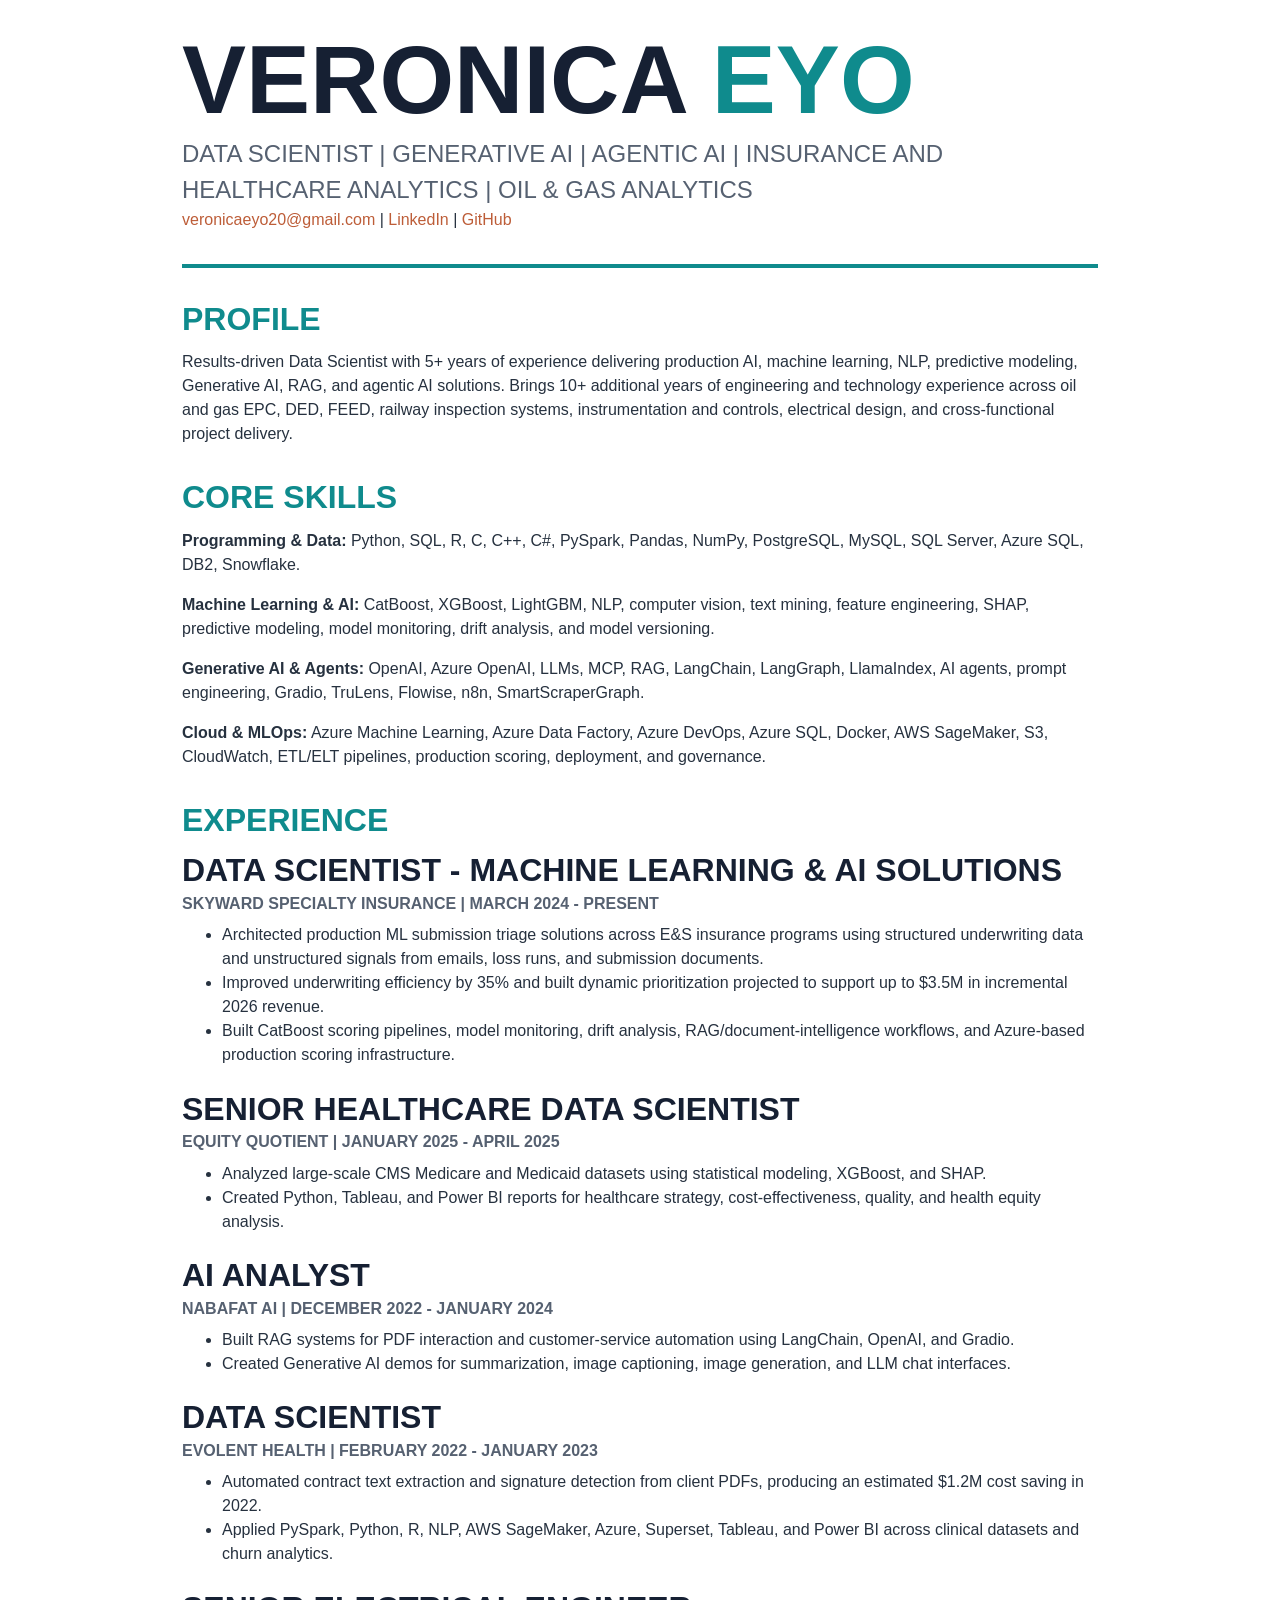
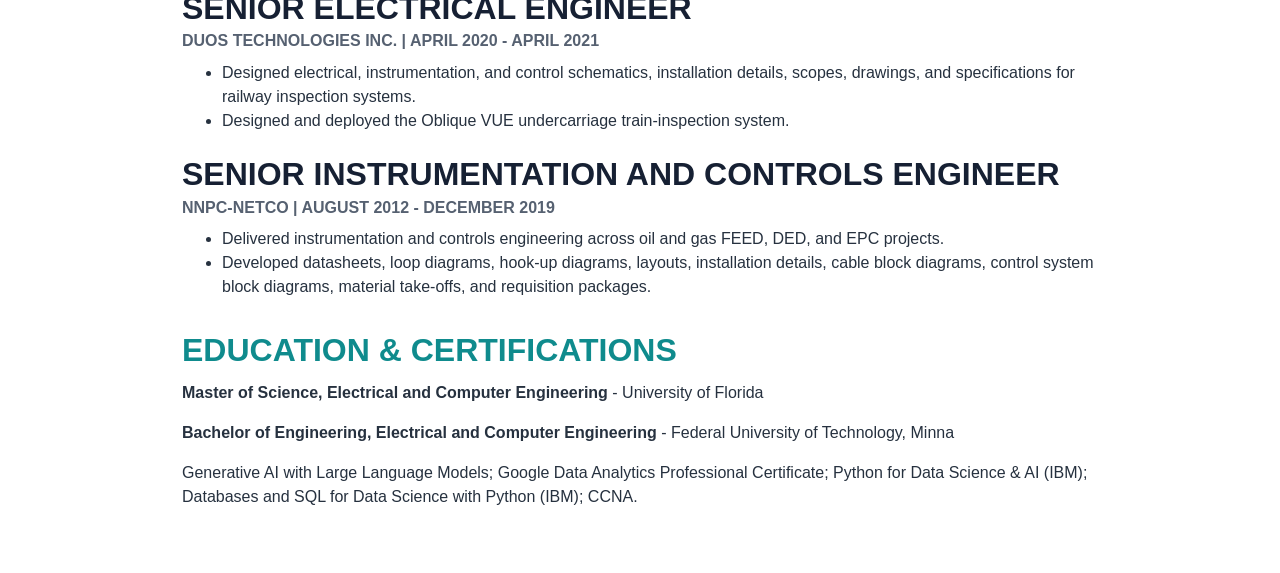
<file: resume.html>
<!DOCTYPE html>
<html lang="en">

<head>
  <meta charset="utf-8" />
  <meta name="viewport" content="width=device-width, initial-scale=1" />
  <meta name="description" content="Veronica Eyo resume - Data Scientist, Generative AI, Agentic AI, and Engineering" />
  <meta name="author" content="Veronica Eyo" />
  <title>Veronica Eyo | Resume</title>
  <link href="css/styles.css" rel="stylesheet" />
  <style>
    body {
      padding: 2rem;
      max-width: 980px;
      margin: 0 auto;
      background: #ffffff;
    }

    .resume-header {
      border-bottom: 4px solid #0f8b8d;
      margin-bottom: 2rem;
      padding-bottom: 1rem;
    }

    .resume-section-print {
      margin-bottom: 2rem;
    }

    .resume-section-print h2 {
      color: #0f8b8d;
      font-size: 2rem;
      margin-bottom: 0.75rem;
    }

    .role {
      margin-bottom: 1.4rem;
    }

    .role h3 {
      margin-bottom: 0.15rem;
    }

    .role .meta {
      color: #566171;
      font-weight: 800;
      margin-bottom: 0.45rem;
      text-transform: uppercase;
    }

    @media print {
      body {
        padding: 0.5rem;
      }
    }
  </style>
</head>

<body>
  <main>
    <header class="resume-header">
      <h1>Veronica <span class="text-primary">Eyo</span></h1>
      <div class="subheading">Data Scientist | Generative AI | Agentic AI | Insurance and Healthcare Analytics | Oil & Gas Analytics</div>
      <p><a href="mailto:veronicaeyo20@gmail.com">veronicaeyo20@gmail.com</a> |
        <a href="https://www.linkedin.com/in/veronica-eyo-4a17896/" target="_blank" rel="noopener">LinkedIn</a> |
        <a href="https://github.com/veronicaeyo" target="_blank" rel="noopener">GitHub</a>
      </p>
    </header>

    <section class="resume-section-print">
      <h2>Profile</h2>
      <p>Results-driven Data Scientist with 5+ years of experience delivering production AI, machine learning,
        NLP, predictive modeling, Generative AI, RAG, and agentic AI solutions. Brings 10+ additional years of
        engineering and technology experience across oil and gas EPC, DED, FEED, railway inspection systems,
        instrumentation and controls, electrical design, and cross-functional project delivery.</p>
    </section>

    <section class="resume-section-print">
      <h2>Core Skills</h2>
      <p><strong>Programming & Data:</strong> Python, SQL, R, C, C++, C#, PySpark, Pandas, NumPy, PostgreSQL,
        MySQL, SQL Server, Azure SQL, DB2, Snowflake.</p>
      <p><strong>Machine Learning & AI:</strong> CatBoost, XGBoost, LightGBM, NLP, computer vision, text mining,
        feature engineering, SHAP, predictive modeling, model monitoring, drift analysis, and model versioning.</p>
      <p><strong>Generative AI & Agents:</strong> OpenAI, Azure OpenAI, LLMs, MCP, RAG, LangChain, LangGraph,
        LlamaIndex, AI agents, prompt engineering, Gradio, TruLens, Flowise, n8n, SmartScraperGraph.</p>
      <p><strong>Cloud & MLOps:</strong> Azure Machine Learning, Azure Data Factory, Azure DevOps, Azure SQL,
        Docker, AWS SageMaker, S3, CloudWatch, ETL/ELT pipelines, production scoring, deployment, and governance.</p>
    </section>

    <section class="resume-section-print">
      <h2>Experience</h2>
      <div class="role">
        <h3>Data Scientist - Machine Learning & AI Solutions</h3>
        <div class="meta">Skyward Specialty Insurance | March 2024 - Present</div>
        <ul>
          <li>Architected production ML submission triage solutions across E&S insurance programs using structured
            underwriting data and unstructured signals from emails, loss runs, and submission documents.</li>
          <li>Improved underwriting efficiency by 35% and built dynamic prioritization projected to support up to
            $3.5M in incremental 2026 revenue.</li>
          <li>Built CatBoost scoring pipelines, model monitoring, drift analysis, RAG/document-intelligence workflows,
            and Azure-based production scoring infrastructure.</li>
        </ul>
      </div>
      <div class="role">
        <h3>Senior Healthcare Data Scientist</h3>
        <div class="meta">Equity Quotient | January 2025 - April 2025</div>
        <ul>
          <li>Analyzed large-scale CMS Medicare and Medicaid datasets using statistical modeling, XGBoost, and SHAP.</li>
          <li>Created Python, Tableau, and Power BI reports for healthcare strategy, cost-effectiveness, quality, and
            health equity analysis.</li>
        </ul>
      </div>
      <div class="role">
        <h3>AI Analyst</h3>
        <div class="meta">Nabafat AI | December 2022 - January 2024</div>
        <ul>
          <li>Built RAG systems for PDF interaction and customer-service automation using LangChain, OpenAI, and Gradio.</li>
          <li>Created Generative AI demos for summarization, image captioning, image generation, and LLM chat interfaces.</li>
        </ul>
      </div>
      <div class="role">
        <h3>Data Scientist</h3>
        <div class="meta">Evolent Health | February 2022 - January 2023</div>
        <ul>
          <li>Automated contract text extraction and signature detection from client PDFs, producing an estimated
            $1.2M cost saving in 2022.</li>
          <li>Applied PySpark, Python, R, NLP, AWS SageMaker, Azure, Superset, Tableau, and Power BI across clinical
            datasets and churn analytics.</li>
        </ul>
      </div>
      <div class="role">
        <h3>Senior Electrical Engineer</h3>
        <div class="meta">Duos Technologies Inc. | April 2020 - April 2021</div>
        <ul>
          <li>Designed electrical, instrumentation, and control schematics, installation details, scopes, drawings,
            and specifications for railway inspection systems.</li>
          <li>Designed and deployed the Oblique VUE undercarriage train-inspection system.</li>
        </ul>
      </div>
      <div class="role">
        <h3>Senior Instrumentation and Controls Engineer</h3>
        <div class="meta">NNPC-NETCO | August 2012 - December 2019</div>
        <ul>
          <li>Delivered instrumentation and controls engineering across oil and gas FEED, DED, and EPC projects.</li>
          <li>Developed datasheets, loop diagrams, hook-up diagrams, layouts, installation details, cable block
            diagrams, control system block diagrams, material take-offs, and requisition packages.</li>
        </ul>
      </div>
    </section>

    <section class="resume-section-print">
      <h2>Education & Certifications</h2>
      <p><strong>Master of Science, Electrical and Computer Engineering</strong> - University of Florida</p>
      <p><strong>Bachelor of Engineering, Electrical and Computer Engineering</strong> - Federal University of Technology, Minna</p>
      <p>Generative AI with Large Language Models; Google Data Analytics Professional Certificate; Python for Data
        Science & AI (IBM); Databases and SQL for Data Science with Python (IBM); CCNA.</p>
    </section>
  </main>
</body>

</html>
</file>
